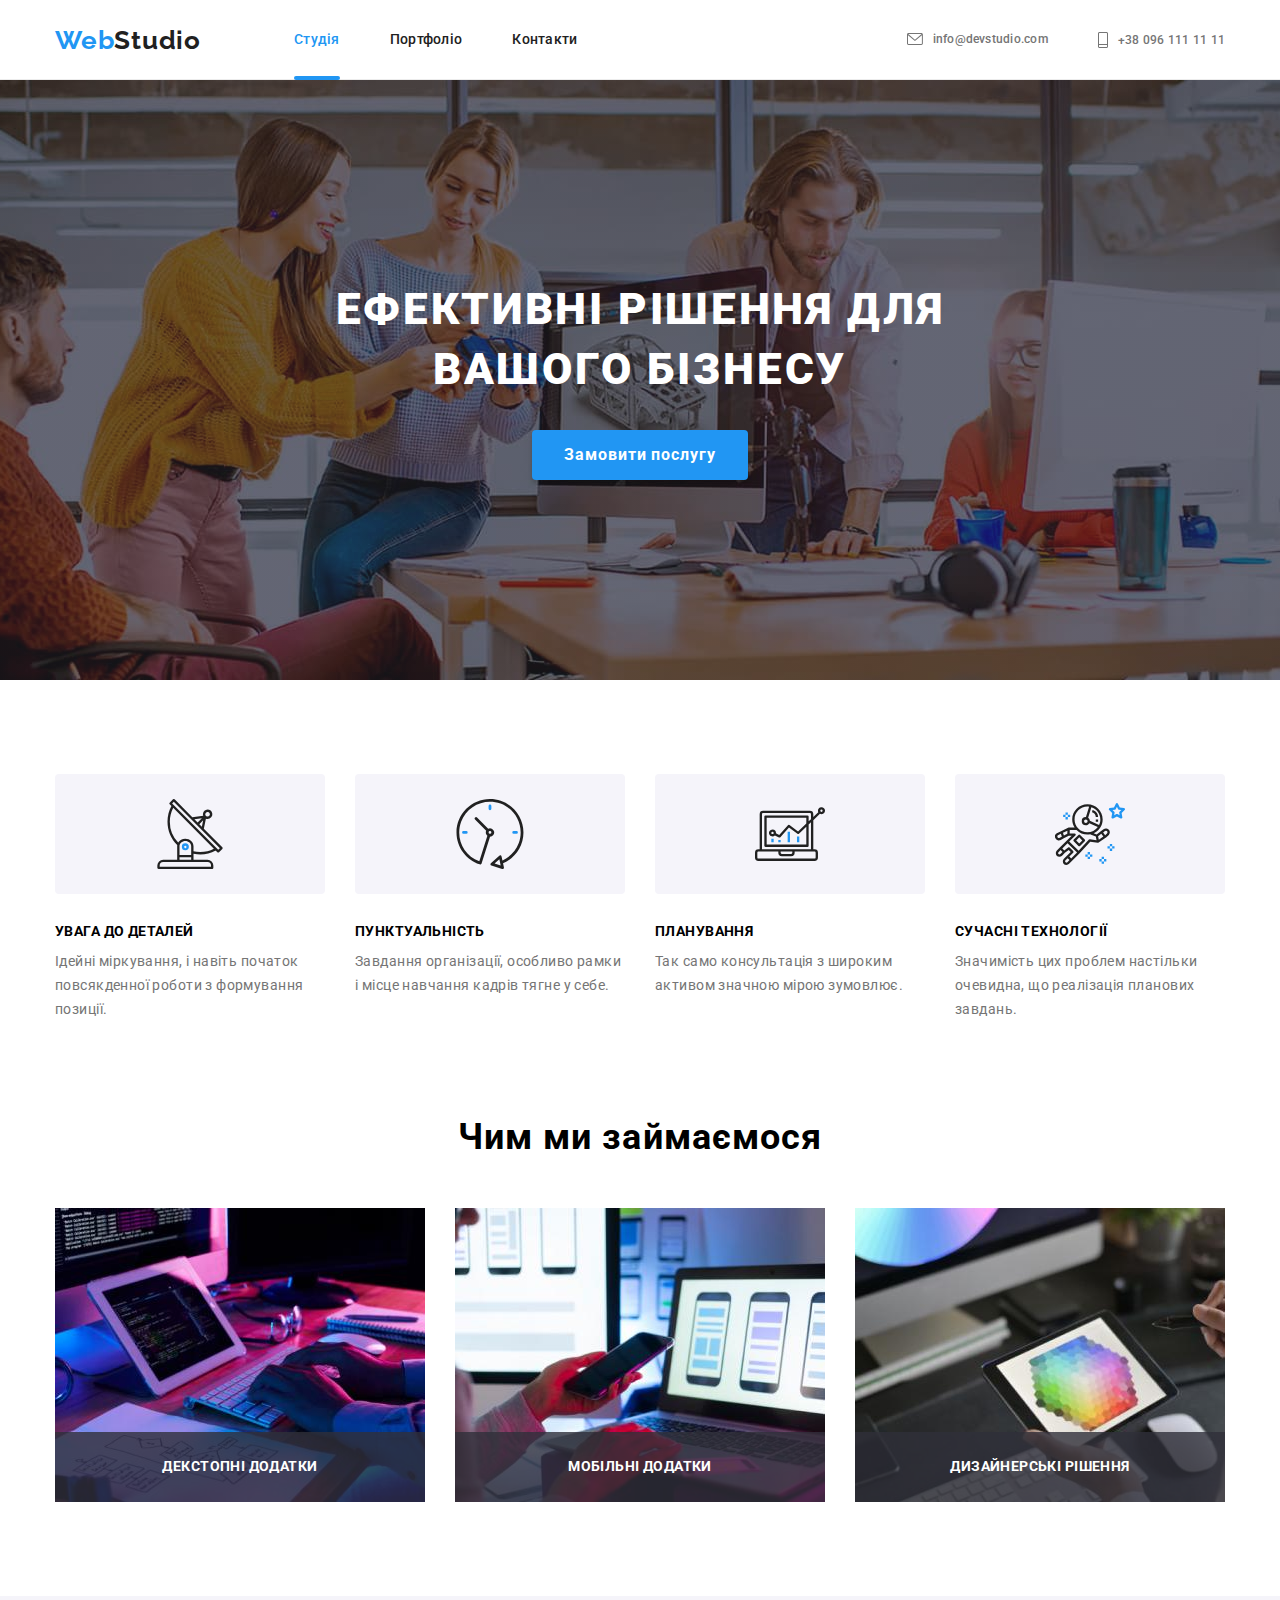
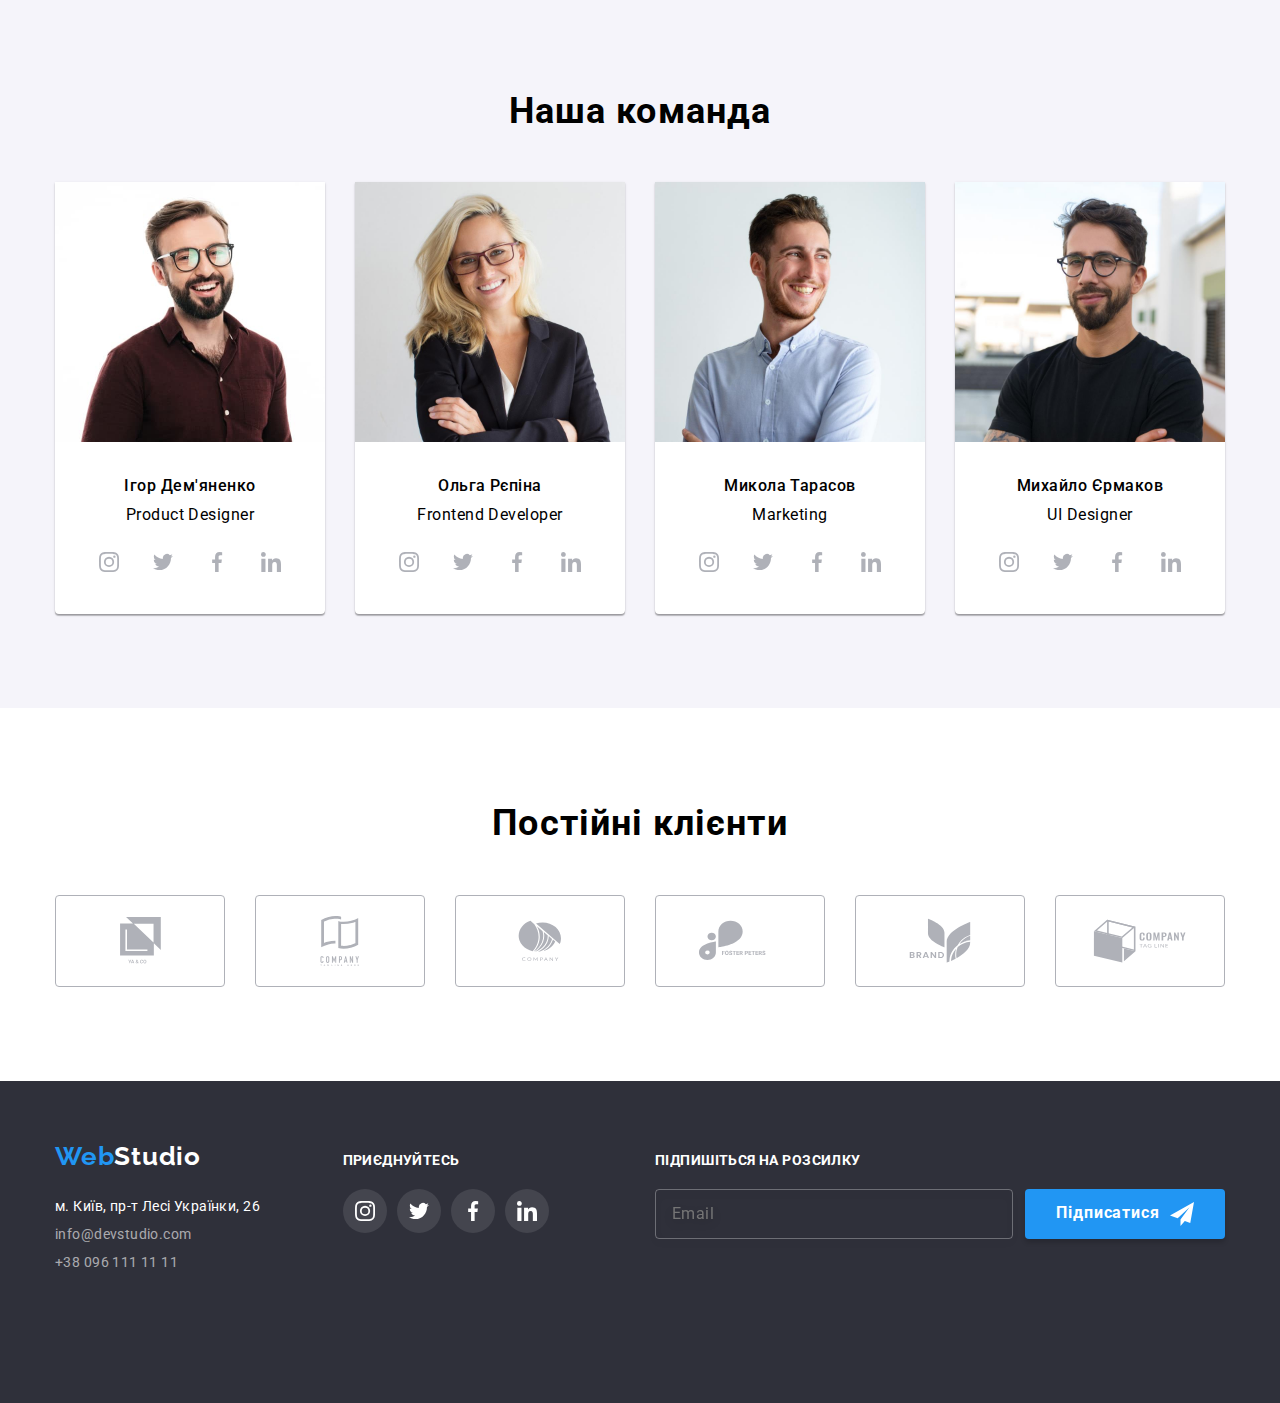
<file: index.html>
<!DOCTYPE html>
<html lang="uk">
  <head>
    <meta charset="UTF-8" />
    <meta http-equiv="X-UA-Compatible" content="IE=edge" />
    <meta name="viewport" content="width=device-width, initial-scale=1.0" />
    <title>Студія</title>
    <link href="https://fonts.googleapis.com/css2?family=Raleway:wght@700&family=Roboto:wght@400;500;700;900&display=swap" rel="stylesheet" />
    <link rel="stylesheet" href="https://cdnjs.cloudflare.com/ajax/libs/modern-normalize/1.1.0/modern-normalize.min.css" />
    <link rel="stylesheet" href="./css/main.min.css" />
  </head>
  <body>
    
    <!-------------------------- Header *** Меню навігації ------------------------->


    <header class="header">
      <div class="header__container">
        <a href="./index.html" class="logo"><span class="logo--accent">Web</span>Studio</a>
        <button type="button" class="menu-toggle js-open-menu" data-menu-button aria-expanded="false">
          <svg class="menu-toggle__icon" width="40" height="40" aria-label="Перемикач мобільного меню">
            <use class="menu-button__open" href="./images/icons.svg#icon-menu"></use>
          </svg>
        </button>
        <nav>
          <ul class="nav">
            <li class="nav__item">
              <a href="./index.html" class="nav__link nav__link--current">Студія</a>
            </li>
            <li class="nav__item">
              <a href="./portfolio.html" class="nav__link">Портфоліо</a>
            </li>
            <li class="nav__item">
              <a href="#" class="nav__link">Контакти</a>
            </li>
          </ul>
        </nav>
        <ul class="contacts-head">
          <li class="contacts-head__item">
            <a href="mailto:info@devstudio.com" class="contacts-head__link">
              <svg class="contacts-head__icon" width="16" height="12">
                <use href="./images/icons.svg#icon-mail"></use>
              </svg>
              info@devstudio.com
            </a>
          </li>
          <li class="contacts-head__item">
            <a href="tel:+380961111111" class="contacts-head__link">
              <svg class="contacts-head__icon" width="10" height="16">
                <use href="./images/icons.svg#icon-tel"></use>
              </svg>
              +38 096 111 11 11
            </a>
          </li>
        </ul>
      </div>

      <!------------------- Мобільне меню ----------------------->

      <div class="menu-container js-menu-container" id="mobile-menu">
        <button class="menu-toggle js-close-menu">
          <svg class="menu-toggle__icon" width="40" height="40" aria-label="Перемикач мобільного меню">
            <use class="menu-button__cross" href="./images/icons.svg#icon-close_menu"></use>
          </svg>
        </button>
        <ul class="mobile-menu">
          <li class="mobile-menu__item">
            <a href="./index.html" class="mobile-menu__link mobile-menu__link--current">Студія</a>
          </li>
          <li class="mobile-menu__item">
            <a href="./portfolio.html" class="mobile-menu__link">Портфоліо</a>
          </li>
          <li class="mobile-menu__item">
            <a href="#" class="mobile-menu__link">Контакти</a>
          </li>
        </ul>
        <ul class="contacts-menu">
          <li class="contacts-menu__item">
            <a href="tel:+380961111111" class="contacts-menu__tel"> +38 096 111 11 11 </a>
          </li>
          <li class="contacts-menu__item">
            <a href="mailto:info@devstudio.com" class="contacts-menu__mail"> info@devstudio.com </a>
          </li>
        </ul>
        <ul class="social-menu">
          <li class="social-menu__item">
            <a href="#" class="social-menu__link">Instagram</a>
          </li>
          <li class="social-menu__item">
            <a href="#" class="social-menu__link">Twitter</a>
          </li>
          <li class="social-menu__item">
            <a href="#" class="social-menu__link">Facebook</a>
          </li>
          <li class="social-menu__item">
            <a href="#" class="social-menu__link">LinkedIn</a>
          </li>
        </ul>
      </div>
    </header>
    <main>
      
      <!---------------------- Ефективні рішення ---------------------->

      <section class="hero">
        <h1 class="hero__title">Ефективні рішення для вашого бізнесу</h1>
        <button type="button" class="hero__button" data-modal-open>Замовити послугу</button>
      </section>

      <!-------------- Benefits-list *** Увага до деталей -------------->

      <section class="benefits">
        <h2 class="visually-hidden">Переваги</h2>
        <ul class="benefits__list">
          <li class="benefits__item">
            <div class="benefits__icons-container">
              <svg class="benefits__icon">
                <use href="./images/icons.svg#icon-antenna"></use>
              </svg>
            </div>
            <h3 class="benefits__title">Увага до деталей</h3>
            <p class="benefits__text">Ідейні міркування, і навіть початок повсякденної роботи з формування позиції.</p>
          </li>
          <li class="benefits__item">
            <div class="benefits__icons-container">
              <svg class="benefits__icon">
                <use href="./images/icons.svg#icon-clock"></use>
              </svg>
            </div>
            <h3 class="benefits__title">Пунктуальність</h3>
            <p class="benefits__text">Завдання організації, особливо рамки і місце навчання кадрів тягне у себе.</p>
          </li>
          <li class="benefits__item">
            <div class="benefits__icons-container">
              <svg class="benefits__icon">
                <use href="./images/icons.svg#icon-diagram"></use>
              </svg>
            </div>
            <h3 class="benefits__title">Планування</h3>
            <p class="benefits__text">Так само консультація з широким активом значною мірою зумовлює.</p>
          </li>
          <li class="benefits__item">
            <div class="benefits__icons-container">
              <svg class="benefits__icon">
                <use href="./images/icons.svg#icon-astronaut"></use>
              </svg>
            </div>
            <h3 class="benefits__title">Сучасні технології</h3>
            <p class="benefits__text">Значимість цих проблем настільки очевидна, що реалізація планових завдань.</p>
          </li>
        </ul>
      </section>

      <!--------------------- Чим ми займаємося --------------------------->

      <section class="services">
        <h2 class="services__title">Чим ми займаємося</h2>
        <ul class="services__list">
          <li class="services__item">
            <img srcset="./images/box1.jpg 1x, ./images/box1@2x.jpg 2x" src="./images/box1.jpg" alt="Веб-сайти" class="services__img" />
            <p class="services__text">Декстопні додатки</p>
          </li>
          <li class="services__item">
            <img srcset="./images/box2.jpg 1x, ./images/box2@2x.jpg 2x" src="./images/box2.jpg" alt="Мобільні додатки" class="services__img" />
            <p class="services__text">Мобільні додатки</p>
          </li>
          <li class="services__item">
            <img srcset="./images/box3.jpg 1x, ./images/box3@2x.jpg 2x" src="./images/box3.jpg" alt="Дизайн" class="services__img" />
            <p class="services__text">Дизайнерські рішення</p>
          </li>
        </ul>
      </section>

      <!---------------------- Наша команда ------------------------------->


      <section class="team">
        <h2 class="team__title">Наша команда</h2>
        <ul class="team__list">
          <li class="team__item">
            <picture>
              <source srcset="./images/demyanenko.jpg 1x, ./images/demyanenko@2x.jpg 2x" media="(min-width: 1200px)" />

              <source srcset="./images/demyanenko-tablet.jpg 1x, ./images/demyanenko-tablet@2x.jpg 2x" media="(min-width: 768px)" />

              <img srcset="./images/demyanenko-mobile.jpg 1x, ./images/demyanenko-mobile@2x.jpg 2x" src="./images/demyanenko-mobile.jpg" alt="Ігор Демяненко" class="team__img" />
            </picture>

            <h3 class="team__name">Ігор Дем'яненко</h3>
            <p lang="en" class="team__direct">Product Designer</p>

            <ul class="icons">
              <li class="icons__list">
                <a href="#" class="icons__link">
                  <svg class="icons__svg">
                    <use href="./images/icons.svg#icon-instagram"></use>
                  </svg>
                </a>
              </li>
              <li class="icons__list">
                <a href="#" class="icons__link">
                  <svg class="icons__svg">
                    <use href="./images/icons.svg#icon-twitter"></use>
                  </svg>
                </a>
              </li>
              <li class="icons__list">
                <a href="#" class="icons__link">
                  <svg class="icons__svg">
                    <use href="./images/icons.svg#icon-facebook"></use>
                  </svg>
                </a>
              </li>
              <li class="icons__list">
                <a href="#" class="icons__link">
                  <svg class="icons__svg">
                    <use href="./images/icons.svg#icon-linkedin"></use>
                  </svg>
                </a>
              </li>
            </ul>
          </li>
          <li class="team__item">
            <picture>
              <source srcset="./images/repina.jpg 1x, ./images/repina@2x.jpg 2x" media="(min-width: 1200px)" />
              <source srcset="./images/repina-tablet.jpg 1x, ./images/repina-tablet@2x.jpg 2x" media="(min-width: 768px)" />
              <img srcset="./images/repina-mobile.jpg 1x, ./images/repina-mobile@2x.jpg 2x" src="./images/repina-mobile.jpg" alt="Ольга Репіна" class="team__img" />
            </picture>
            <h3 class="team__name">Ольга Рєпіна</h3>
            <p lang="en" class="team__direct">Frontend Developer</p>
            <ul class="icons">
              <li class="icons__list">
                <a href="" class="icons__link">
                  <svg class="icons__svg">
                    <use href="./images/icons.svg#icon-instagram"></use>
                  </svg>
                </a>
              </li>
              <li class="icons__list">
                <a href="#" class="icons__link">
                  <svg class="icons__svg">
                    <use href="./images/icons.svg#icon-twitter"></use>
                  </svg>
                </a>
              </li>
              <li class="icons__list">
                <a href="#" class="icons__link">
                  <svg class="icons__svg">
                    <use href="./images/icons.svg#icon-facebook"></use>
                  </svg>
                </a>
              </li>
              <li class="icons__list">
                <a href="#" class="icons__link">
                  <svg class="icons__svg">
                    <use href="./images/icons.svg#icon-linkedin"></use>
                  </svg>
                </a>
              </li>
            </ul>
          </li>
          <li class="team__item">
            <picture>
              <source srcset="./images/tarasov.jpg 1x, ./images/tarasov@2x.jpg 2x" media="(min-width: 1200px)" />
              <source srcset="./images/tarasov-tablet.jpg 1x, ./images/tarasov-tablet@2x.jpg 2x" media="(min-width: 768px)" />
              <img srcset="./images/tarasov-mobile.jpg 1x, ./images/tarasov-mobile@2x.jpg 2x" src="./images/tarasov-mobile.jpg" alt="Микола Тарасов" class="team__img" />
            </picture>
            <h3 class="team__name">Микола Тарасов</h3>
            <p lang="en" class="team__direct">Marketing</p>
            <ul class="icons">
              <li class="icons__list">
                <a href="#" class="icons__link">
                  <svg class="icons__svg">
                    <use href="./images/icons.svg#icon-instagram"></use>
                  </svg>
                </a>
              </li>
              <li class="icons__list">
                <a href="#" class="icons__link">
                  <svg class="icons__svg">
                    <use href="./images/icons.svg#icon-twitter"></use>
                  </svg>
                </a>
              </li>
              <li class="icons__list">
                <a href="#" class="icons__link">
                  <svg class="icons__svg">
                    <use href="./images/icons.svg#icon-facebook"></use>
                  </svg>
                </a>
              </li>
              <li class="icons__list">
                <a href="#" class="icons__link">
                  <svg class="icons__svg">
                    <use href="./images/icons.svg#icon-linkedin"></use>
                  </svg>
                </a>
              </li>
            </ul>
          </li>
          <li class="team__item">
            <picture>
              <source srcset="./images/yermakov.jpg 1x, ./images/yermakov@2x.jpg 2x" media="(min-width: 1200px)" />
              <source srcset="./images/yermakov-tablet.jpg 1x, ./images/yermakov-tablet@2x.jpg 2x" media="(min-width: 768px)" />
              <img srcset="./images/yermakov-mobile.jpg 1x, ./images/yermakov-mobile@2x.jpg 2x" src="./images/yermakov-mobile.jpg" alt="Михайло Єрмаков" class="team__img" />
            </picture>
            <h3 class="team__name">Михайло Єрмаков</h3>
            <p lang="en" class="team__direct">UI Designer</p>
            <ul class="icons">
              <li class="icons__list">
                <a href="#" class="icons__link">
                  <svg class="icons__svg">
                    <use href="./images/icons.svg#icon-instagram"></use>
                  </svg>
                </a>
              </li>
              <li class="icons__list">
                <a href="#" class="icons__link">
                  <svg class="icons__svg">
                    <use href="./images/icons.svg#icon-twitter"></use>
                  </svg>
                </a>
              </li>
              <li class="icons__list">
                <a href="#" class="icons__link">
                  <svg class="icons__svg">
                    <use href="./images/icons.svg#icon-facebook"></use>
                  </svg>
                </a>
              </li>
              <li class="icons__list">
                <a href="#" class="icons__link">
                  <svg class="icons__svg">
                    <use href="./images/icons.svg#icon-linkedin"></use>
                  </svg>
                </a>
              </li>
            </ul>
          </li>
        </ul>
      </section>

      <!----------------------- Постійні клієнти ------------------------------>

      <section class="clients">
        <h2 class="clients__title">Постійні клієнти</h2>
        <ul class="clients__list">
          <li class="clients__item">
            <a href="#" class="clients__link">
              <svg class="clients__icon" width="41" height="46.7">
                <use href="./images/icons.svg#icon-client1"></use>
              </svg>
            </a>
          </li>
          <li class="clients__item">
            <a href="#" class="clients__link">
              <svg class="clients__icon" width="40" height="50">
                <use href="./images/icons.svg#icon-client2"></use>
              </svg>
            </a>
          </li>
          <li class="clients__item">
            <a href="#" class="clients__link">
              <svg class="clients__icon" width="43.46" height="41.18">
                <use href="./images/icons.svg#icon-client3"></use>
              </svg>
            </a>
          </li>
          <li class="clients__item">
            <a href="#" class="clients__link">
              <svg class="clients__icon" width="84.44" height="40.62">
                <use href="./images/icons.svg#icon-client4"></use>
              </svg>
            </a>
          </li>
          <li class="clients__item">
            <a href="#" class="clients__link">
              <svg class="clients__icon" width="62.54" height="45.43">
                <use href="./images/icons.svg#icon-client5"></use>
              </svg>
            </a>
          </li>
          <li class="clients__item">
            <a href="#" class="clients__link">
              <svg class="clients__icon" width="93.79" height="43.93">
                <use href="./images/icons.svg#icon-client6"></use>
              </svg>
            </a>
          </li>
        </ul>
      </section>
    </main>

    <!----------------------- Футер-Контакти ----------------------------->

    <footer class="page-footer">
      <div class="page-footer__container">
        <!-- Контакти -->
        <div class="address">
          <a href="./index.html" class="logo logo--footer"> <span class="logo--accent">Web</span>Studio</a>
          <address>
            <ul class="address__list">
              <li>
                <a href="https://goo.gl/maps/XMncbi9ji453G5f37" target="_blank" rel="noopener noreferrer" class="address__link"> м. Київ, пр-т Лесі Українки, 26 </a>
              </li>
              <li>
                <a href="mailto:info@devstudio.com" class="address__item">info@devstudio.com</a>
              </li>
              <li>
                <a href="tel:+380961111111" class="address__item">+38 096 111 11 11</a>
              </li>
            </ul>
          </address>
        </div>

        <!-- Приєднуйтесь -->

        <div class="join">
          <p class="join__text">Приєднуйтесь</p>
          <ul class="icons">
            <li class="icons__list">
              <a href="#" class="icons__link">
                <svg class="icons__svg">
                  <use href="./images/icons.svg#icon-instagram"></use>
                </svg>
              </a>
            </li>
            <li class="icons__list">
              <a href="#" class="icons__link">
                <svg class="icons__svg">
                  <use href="./images/icons.svg#icon-twitter"></use>
                </svg>
              </a>
            </li>
            <li class="icons__list">
              <a href="#" class="icons__link">
                <svg class="icons__svg">
                  <use href="./images/icons.svg#icon-facebook"></use>
                </svg>
              </a>
            </li>
            <li class="icons__list">
              <a href="#" class="icons__link">
                <svg class="icons__svg">
                  <use href="./images/icons.svg#icon-linkedin"></use>
                </svg>
              </a>
            </li>
          </ul>
        </div>

        <!-- Підпишіться на розсилку -->

        <div class="subscription">
          <p class="subscription__text">Підпишіться на розсилку</p>
          <form class="subscription__form">
            <input class="subscription__input" name="user-email" type="email" placeholder="Email" />
            <button class="subscription__button" type="submit">
              Підписатися
              <svg class="subscription__icon">
                <use href="./images/icons.svg#icon-send"></use>
              </svg>
            </button>
          </form>
        </div>
      </div>
    </footer>

    <!-------------------------- Модальне вікно -->

    <div class="backdrop backdrop--hidden" data-modal>
      <div class="modal">
        <button class="close" aria-label="Кнопка закриття модального вікна" data-modal-close>
          <svg class="close__icon">
            <use href="./images/icons.svg#icon-close"></use>
          </svg>
        </button>

        <form class="form">
          <b class="form__title">Залиште свої дані, ми вам передзвонимо</b>
          <div class="form__field">
            <label for="name" class="form__label">Ім'я</label>
            <input class="form__input" type="text" name="user-name" id="name" />
            <svg class="form__icon">
              <use href="./images/icons.svg#icon-person"></use>
            </svg>
          </div>
          <div class="form__field">
            <label for="tel" class="form__label">Телефон</label>
            <input class="form__input" type="tel" name="user-tel" id="tel" autocomplete="off" />
            <svg class="form__icon">
              <use href="./images/icons.svg#icon-phone"></use>
            </svg>
          </div>
          <div class="form__field">
            <label for="email" class="form__label">Пошта</label>
            <input class="form__input" type="email" name="user-email" id="email" />
            <svg class="form__icon">
              <use href="./images/icons.svg#icon-email"></use>
            </svg>
          </div>
          <div class="form__comment">
            <label for="comment" class="form__label">Коментар</label>
            <textarea class="form__textarea" name="comment" id="comment" rows="10" placeholder="Введіть текст"></textarea>
          </div>
          <div class="checkbox">
            <label for="checkbox" class="checkbox__label">
              <input type="checkbox" name="conditions" class="checkbox__input" id="checkbox" />
              <svg tabindex="0" class="checkbox__icon">
                <use href="./images/icons.svg#icon-check"></use>
              </svg>
              Погоджуюся з розсилкою та приймаю
              <a href="" class="checkbox__link">Умови договору</a>
            </label>
          </div>
          <button type="submit" class="form__button">Відправити</button>
        </form>
      </div>
    </div>
    <script src="./js/modal.js"></script>
    <script src="./js/mobile-menu.js"></script>
  </body>
</html>
</file>
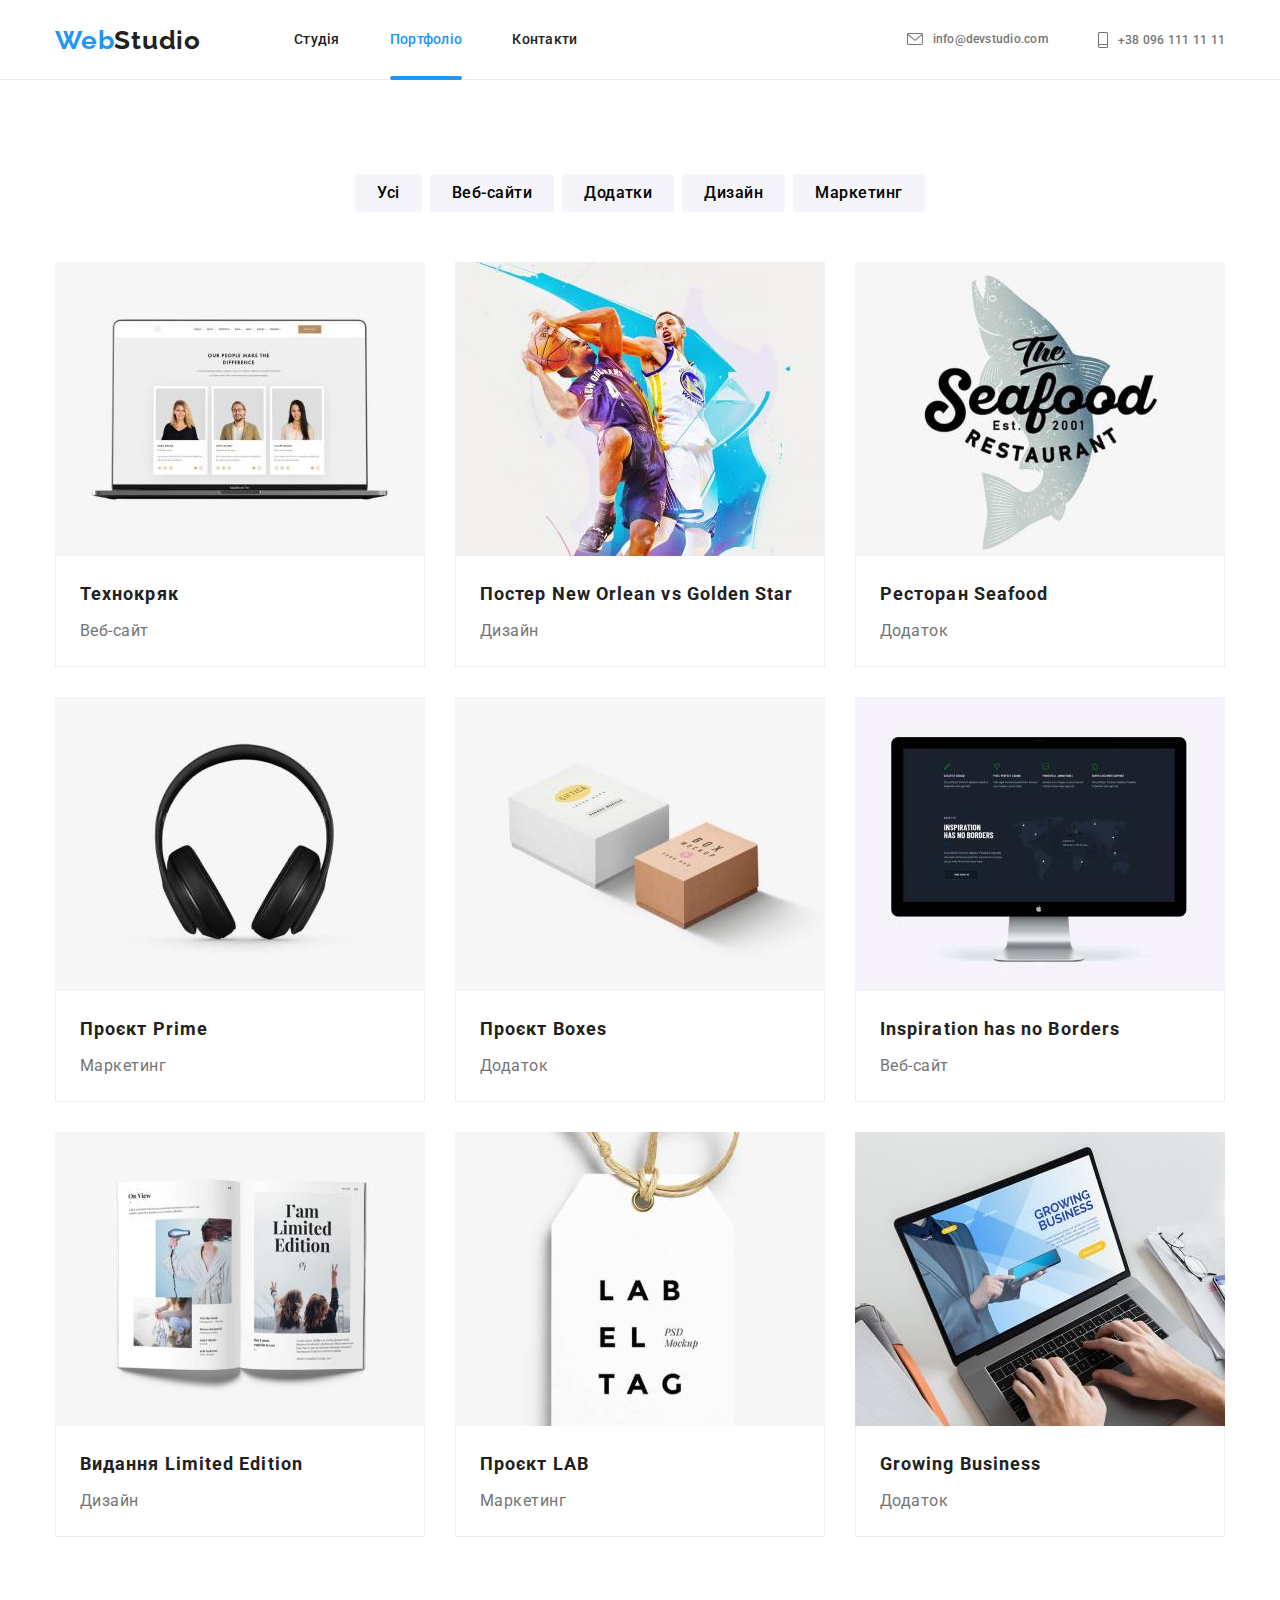
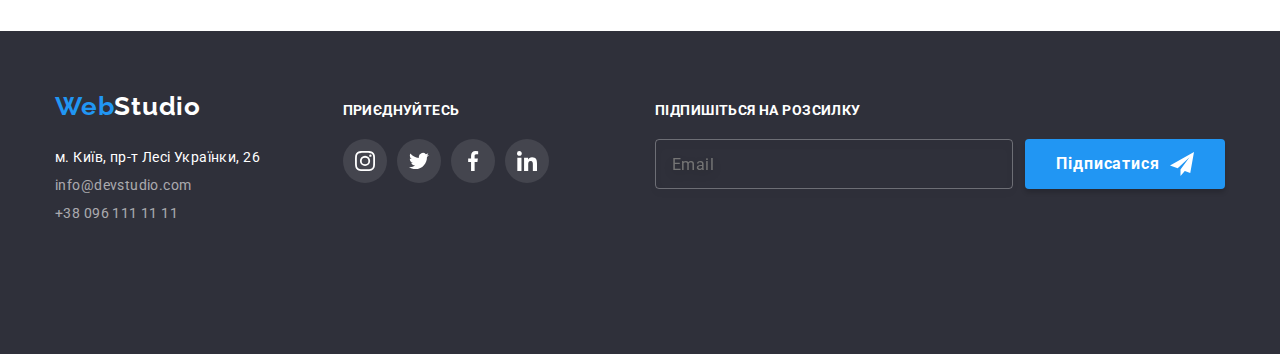
<file: portfolio.html>
<!DOCTYPE html>
<html lang="uk">
  <head>
    <meta charset="UTF-8" />
    <meta http-equiv="X-UA-Compatible" content="IE=edge" />
    <meta name="viewport" content="width=device-width, initial-scale=1.0" />
    <title>Студія</title>
    <link
      href="https://fonts.googleapis.com/css2?family=Raleway:wght@700&family=Roboto:wght@400;500;700;900&display=swap"
      rel="stylesheet"
    />
    <link
      rel="stylesheet"
      href="https://cdnjs.cloudflare.com/ajax/libs/modern-normalize/1.1.0/modern-normalize.min.css"
    />
    <link rel="stylesheet" href="./css/main.min.css" />
  </head>
  <body>

    <!-------------------------- Header *** Меню навігації ------------------------->

    <header class="header">
      <div class="header__container">
        <a href="./index.html" class="logo"
          ><span class="logo--accent">Web</span>Studio</a
        >
        <button
          type="button"
          class="menu-toggle js-open-menu"
          data-menu-button
          aria-expanded="false"
        >
          <!-- class="menu-button is-open" -->

          <svg
            class="menu-toggle__icon"
            width="40"
            height="40"
            aria-label="Перемикач мобільного меню"
          >
            <use
              class="menu-button__open"
              href="./images/icons.svg#icon-menu"
            ></use>
          </svg>
        </button>
        <nav>
          <ul class="nav">
            <li class="nav__item">
              <a href="./index.html" class="nav__link">Студія</a>
            </li>
            <li class="nav__item">
              <a href="./portfolio.html" class="nav__link nav__link--current"
                >Портфоліо</a
              >
            </li>
            <li class="nav__item">
              <a href="#" class="nav__link">Контакти</a>
            </li>
          </ul>
        </nav>
        <ul class="contacts-head">
          <li class="contacts-head__item">
            <a href="mailto:info@devstudio.com" class="contacts-head__link">
              <svg class="contacts-head__icon" width="16" height="12">
                <use href="./images/icons.svg#icon-mail"></use>
              </svg>
              info@devstudio.com
            </a>
          </li>
          <li class="contacts-head__item">
            <a href="tel:+380961111111" class="contacts-head__link">
              <svg class="contacts-head__icon" width="10" height="16">
                <use href="./images/icons.svg#icon-tel"></use>
              </svg>
              +38 096 111 11 11
            </a>
          </li>
        </ul>
      </div>

      <!---------------------------------- Мобільне меню --------------------------------->

      <div class="menu-container js-menu-container" id="mobile-menu">
        <button class="menu-toggle js-close-menu">
          <svg
            class="menu-toggle__icon"
            width="40"
            height="40"
            aria-label="Перемикач мобільного меню"
          >
            <use
              class="menu-button__cross"
              href="./images/icons.svg#icon-close_menu"
            ></use>
          </svg>
        </button>
        <ul class="mobile-menu">
          <li class="mobile-menu__item">
            <a href="./index.html" class="mobile-menu__link">Студія</a>
          </li>
          <li class="mobile-menu__item">
            <a
              href="./portfolio.html"
              class="mobile-menu__link mobile-menu__link--current"
              >Портфоліо</a
            >
          </li>
          <li class="mobile-menu__item">
            <a href="#" class="mobile-menu__link">Контакти</a>
          </li>
        </ul>
        <ul class="contacts-menu">
          <li class="contacts-menu__item">
            <a href="tel:+380961111111" class="contacts-menu__tel">
              +38 096 111 11 11
            </a>
          </li>
          <li class="contacts-menu__item">
            <a href="mailto:info@devstudio.com" class="contacts-menu__mail">
              info@devstudio.com
            </a>
          </li>
        </ul>
        <ul class="social-menu">
          <li class="social-menu__item">
            <a href="#" class="social-menu__link">Instagram</a>
          </li>
          <li class="social-menu__item">
            <a href="#" class="social-menu__link">Twitter</a>
          </li>
          <li class="social-menu__item">
            <a href="#" class="social-menu__link">Facebook</a>
          </li>
          <li class="social-menu__item">
            <a href="#" class="social-menu__link">LinkedIn</a>
          </li>
        </ul>
      </div>
    </header>
    <main>
      <section class="projects-section">
        <div class="filter">
          <h1 class="visually-hidden">Наші проєкти</h1>
          <ul class="filter__list">
            <li class="filter__item">
              <button type="button" class="filter__button">Усі</button>
            </li>
            <li class="filter__item">
              <button type="button" class="filter__button">Веб-сайти</button>
            </li>
            <li class="filter__item">
              <button type="button" class="filter__button">Додатки</button>
            </li>
            <li class="filter__item">
              <button type="button" class="filter__button">Дизайн</button>
            </li>
            <li class="filter__item">
              <button type="button" class="filter__button">Маркетинг</button>
            </li>
          </ul>
        </div>
        <div class="projects">
          <ul class="projects__list">
            <li class="projects__item">
              <a href="#" class="projects__link">
                <div class="projects__thumb">
                  <picture>
                    <source
                      srcset="
                        ./images/technokryak.jpg    1x,
                        ./images/technokryak@2x.jpg 2x
                      "
                      media="(min-width: 1200px)"
                    />
                    <source
                      srcset="
                        ./images/technokryak-tablet.jpg    1x,
                        ./images/technokryak-tablet@2x.jpg 2x
                      "
                      media="(min-width: 768px)"
                    />
                    <img
                      srcset="
                        ./images/technokryak-mobile.jpg    1x,
                        ./images/technokryak-mobile@2x.jpg 2x
                      "
                      src="./images/technokryak-mobile.jpg"
                      alt="Технокряк"
                      class="projects__img"
                    />
                  </picture>
                  <p class="projects__overlay">
                    Ресурс пропонує комплексні пропозиції з різним рівнем
                    функціоналу та сервісів. Все це дозволить відвідувачу
                    отримати вичерпні відомості про компанію чи приватну особу.
                  </p>
                </div>
                <div class="projects__border">
                  <h2 class="projects__title">Технокряк</h2>
                  <p class="projects__text">Веб-сайт</p>
                </div>
              </a>
            </li>
            <li class="projects__item">
              <a href="#" class="projects__link">
                <div class="projects__thumb">
                  <picture>
                    <source
                      srcset="
                        ./images/new-orlean.jpg    1x,
                        ./images/new-orlean@2x.jpg 2x
                      "
                      media="(min-width: 1200px)"
                    />

                    <source
                      srcset="
                        ./images/new-orlean-tablet.jpg    1x,
                        ./images/new-orlean-tablet@2x.jpg 2x
                      "
                      media="(min-width: 768px)"
                    />

                    <img
                      srcset="
                        ./images/new-orlean-mobile.jpg    1x,
                        ./images/new-orlean-mobile@2x.jpg 2x
                      "
                      src="./images/new-orlean-mobile.jpg"
                      alt="New Orlean vs Golden Star"
                      class="projects__img"
                    />
                  </picture>
                  <p class="projects__overlay">
                    Ресурс пропонує комплексні пропозиції з різним рівнем
                    функціоналу та сервісів. Все це дозволить відвідувачу
                    отримати вичерпні відомості про компанію чи приватну особу.
                  </p>
                </div>
                <div class="projects__border">
                  <h2 class="projects__title">
                    Постер New Orlean vs Golden Star
                  </h2>
                  <p class="projects__text">Дизайн</p>
                </div>
              </a>
            </li>
            <li class="projects__item">
              <a href="#" class="projects__link">
                <div class="projects__thumb">
                  <picture>
                    <source
                      srcset="
                        ./images/seafood.jpg    1x,
                        ./images/seafood@2x.jpg 2x
                      "
                      media="(min-width: 1200px)"
                    />

                    <source
                      srcset="
                        ./images/seafood-tablet.jpg    1x,
                        ./images/seafood-tablet@2x.jpg 2x
                      "
                      media="(min-width: 768px)"
                    />

                    <img
                      srcset="
                        ./images/seafood-mobile.jpg    1x,
                        ./images/seafood-mobile@2x.jpg 2x
                      "
                      src="./images/seafood-mobile.jpg"
                      alt="Ресторан Seafood"
                      class="projects__img"
                    />
                  </picture>
                  <p class="projects__overlay">
                    Ресурс пропонує комплексні пропозиції з різним рівнем
                    функціоналу та сервісів. Все це дозволить відвідувачу
                    отримати вичерпні відомості про компанію чи приватну особу.
                  </p>
                </div>
                <div class="projects__border">
                  <h2 class="projects__title">Ресторан Seafood</h2>
                  <p class="projects__text">Додаток</p>
                </div>
              </a>
            </li>
            <li class="projects__item">
              <a href="#" class="projects__link">
                <div class="projects__thumb">
                  <picture>
                    <source
                      srcset="./images/prime.jpg 1x, ./images/prime@2x.jpg 2x"
                      media="(min-width: 1200px)"
                    />
                    <source
                      srcset="
                        ./images/prime-tablet.jpg    1x,
                        ./images/prime-tablet@2x.jpg 2x
                      "
                      media="(min-width: 768px)"
                    />
                    <img
                      srcset="
                        ./images/prime-mobile.jpg    1x,
                        ./images/prime-mobile@2x.jpg 2x
                      "
                      src="./images/prime-mobile.jpg"
                      alt="Проєкт Prime"
                      class="projects__img"
                    />
                  </picture>
                  <p class="projects__overlay">
                    Ресурс пропонує комплексні пропозиції з різним рівнем
                    функціоналу та сервісів. Все це дозволить відвідувачу
                    отримати вичерпні відомості про компанію чи приватну особу.
                  </p>
                </div>
                <div class="projects__border">
                  <h2 class="projects__title">Проєкт Prime</h2>
                  <p class="projects__text">Маркетинг</p>
                </div>
              </a>
            </li>
            <li class="projects__item">
              <a href="#" class="projects__link">
                <div class="projects__thumb">
                  <picture>
                    <source
                      srcset="./images/boxes.jpg 1x, ./images/boxes@2x.jpg 2x"
                      media="(min-width: 1200px)"
                    />

                    <source
                      srcset="
                        ./images/boxes-tablet.jpg    1x,
                        ./images/boxes-tablet@2x.jpg 2x
                      "
                      media="(min-width: 768px)"
                    />

                    <img
                      srcset="
                        ./images/boxes-mobile.jpg    1x,
                        ./images/boxes-mobile@2x.jpg 2x
                      "
                      src="./images/boxes-mobile.jpg"
                      alt="Проєкт Boxes"
                      class="projects__img"
                    />
                  </picture>
                  <p class="projects__overlay">
                    Ресурс пропонує комплексні пропозиції з різним рівнем
                    функціоналу та сервісів. Все це дозволить відвідувачу
                    отримати вичерпні відомості про компанію чи приватну особу.
                  </p>
                </div>
                <div class="projects__border">
                  <h2 class="projects__title">Проєкт Boxes</h2>
                  <p class="projects__text">Додаток</p>
                </div>
              </a>
            </li>
            <li class="projects__item">
              <a href="#" class="projects__link">
                <div class="projects__thumb">
                  <picture>
                    <source
                      srcset="
                        ./images/inspiration.jpg    1x,
                        ./images/inspiration@2x.jpg 2x
                      "
                      media="(min-width: 1200px)"
                    />

                    <source
                      srcset="
                        ./images/inspiration-tablet.jpg    1x,
                        ./images/inspiration-tablet@2x.jpg 2x
                      "
                      media="(min-width: 768px)"
                    />

                    <img
                      srcset="
                        ./images/inspiration-mobile.jpg    1x,
                        ./images/inspiration-mobile@2x.jpg 2x
                      "
                      src="./images/inspiration-mobile.jpg"
                      alt="Inspiration has no Borders"
                      class="projects__img"
                    />
                  </picture>
                  <p class="projects__overlay">
                    Ресурс пропонує комплексні пропозиції з різним рівнем
                    функціоналу та сервісів. Все це дозволить відвідувачу
                    отримати вичерпні відомості про компанію чи приватну особу.
                  </p>
                </div>
                <div class="projects__border">
                  <h2 class="projects__title">Inspiration has no Borders</h2>
                  <p class="projects__text">Веб-сайт</p>
                </div>
              </a>
            </li>
            <li class="projects__item">
              <a href="#" class="projects__link">
                <div class="projects__thumb">
                  <picture>
                    <source
                      srcset="
                        ./images/limited-edition.jpg    1x,
                        ./images/limited-edition@2x.jpg 2x
                      "
                      media="(min-width: 1200px)"
                    />

                    <source
                      srcset="
                        ./images/limited-edition-tablet.jpg    1x,
                        ./images/limited-edition-tablet@2x.jpg 2x
                      "
                      media="(min-width: 768px)"
                    />

                    <img
                      srcset="
                        ./images/limited-edition-mobile.jpg    1x,
                        ./images/limited-edition-mobile@2x.jpg 2x
                      "
                      src="./images/limited-edition-mobile.jpg"
                      alt="Видання Limited Edition"
                      class="projects__img"
                    />
                  </picture>
                  <p class="projects__overlay">
                    Ресурс пропонує комплексні пропозиції з різним рівнем
                    функціоналу та сервісів. Все це дозволить відвідувачу
                    отримати вичерпні відомості про компанію чи приватну особу.
                  </p>
                </div>
                <div class="projects__border">
                  <h2 class="projects__title">Видання Limited Edition</h2>
                  <p class="projects__text">Дизайн</p>
                </div>
              </a>
            </li>
            <li class="projects__item">
              <a href="#" class="projects__link">
                <div class="projects__thumb">
                  <picture>
                    <source
                      srcset="./images/lab.jpg 1x, ./images/lab@2x.jpg 2x"
                      media="(min-width: 1200px)"
                    />
                    <source
                      srcset="
                        ./images/lab-tablet.jpg    1x,
                        ./images/lab-tablet@2x.jpg 2x
                      "
                      media="(min-width: 768px)"
                    />
                    <img
                      srcset="
                        ./images/lab-mobile.jpg    1x,
                        ./images/lab-mobile@2x.jpg 2x
                      "
                      src="./images/lab-mobile.jpg"
                      alt="Проєкт LAB"
                      class="projects__img"
                    />
                  </picture>
                  <p class="projects__overlay">
                    Ресурс пропонує комплексні пропозиції з різним рівнем
                    функціоналу та сервісів. Все це дозволить відвідувачу
                    отримати вичерпні відомості про компанію чи приватну особу.
                  </p>
                </div>
                <div class="projects__border">
                  <h2 class="projects__title">Проєкт LAB</h2>
                  <p class="projects__text">Маркетинг</p>
                </div>
              </a>
            </li>
            <li class="projects__item">
              <a href="#" class="projects__link">
                <div class="projects__thumb">
                  <picture>
                    <source
                      srcset="
                        ./images/growing-business.jpg    1x,
                        ./images/growing-business@2x.jpg 2x
                      "
                      media="(min-width: 1200px)"
                    />

                    <source
                      srcset="
                        ./images/growing-business-tablet.jpg    1x,
                        ./images/growing-business-tablet@2x.jpg 2x
                      "
                      media="(min-width: 768px)"
                    />

                    <img
                      srcset="
                        ./images/growing-business-mobile.jpg    1x,
                        ./images/growing-business-mobile@2x.jpg 2x
                      "
                      alt="Growing Business"
                      class="projects__img"
                    />
                  </picture>
                  <p class="projects__overlay">
                    Ресурс пропонує комплексні пропозиції з різним рівнем
                    функціоналу та сервісів. Все це дозволить відвідувачу
                    отримати вичерпні відомості про компанію чи приватну особу.
                  </p>
                </div>
                <div class="projects__border">
                  <h2 class="projects__title">Growing Business</h2>
                  <p class="projects__text">Додаток</p>
                </div>
              </a>
            </li>
          </ul>
        </div>
      </section>
    </main>

    <!----------------------- Футер-Контакти ----------------------------->

    <footer class="page-footer">
      <div class="page-footer__container">

        <!-- Контактні дані -->

        <div class="address">
          <a href="./index.html" class="logo logo--footer">
            <span class="logo--accent">Web</span>Studio</a
          >
          <address>
            <ul class="address__list">
              <li>
                <a
                  href="https://goo.gl/maps/XMncbi9ji453G5f37"
                  target="_blank"
                  rel="noopener noreferrer"
                  class="address__link"
                >
                  м. Київ, пр-т Лесі Українки, 26
                </a>
              </li>
              <li>
                <a href="mailto:info@devstudio.com" class="address__item"
                  >info@devstudio.com</a
                >
              </li>
              <li>
                <a href="tel:+380961111111" class="address__item"
                  >+38 096 111 11 11</a
                >
              </li>
            </ul>
          </address>
        </div>

        <!------------------------ Приєднуйтесь ------------------------->

        <div class="join">
          <p class="join__text">Приєднуйтесь</p>
          <ul class="icons">
            <li class="icons__list">
              <a href="#" class="icons__link">
                <svg class="icons__svg">
                  <use href="./images/icons.svg#icon-instagram"></use>
                </svg>
              </a>
            </li>
            <li class="icons__list">
              <a href="#" class="icons__link">
                <svg class="icons__svg">
                  <use href="./images/icons.svg#icon-twitter"></use>
                </svg>
              </a>
            </li>
            <li class="icons__list">
              <a href="#" class="icons__link">
                <svg class="icons__svg">
                  <use href="./images/icons.svg#icon-facebook"></use>
                </svg>
              </a>
            </li>
            <li class="icons__list">
              <a href="#" class="icons__link">
                <svg class="icons__svg">
                  <use href="./images/icons.svg#icon-linkedin"></use>
                </svg>
              </a>
            </li>
          </ul>
        </div>

        <!-- Підпишіться на розсилку -->
        
        <div class="subscription">
          <p class="subscription__text">Підпишіться на розсилку</p>
          <form class="subscription__form">
            <input
              class="subscription__input"
              name="user-email"
              type="email"
              placeholder="Email"
            />
            <button class="subscription__button" type="submit">
              Підписатися
              <svg class="subscription__icon">
                <use href="./images/icons.svg#icon-send"></use>
              </svg>
            </button>
          </form>
        </div>
      </div>
    </footer>
    <script src="./js/mobile-menu.js"></script>
  </body>
</html>
</file>
<file: css/main.min.css>
.projects,.filter,.page-footer__container,.clients__list,.team__list,.services__list,.benefits__list,.header__container{padding-left:15px;padding-right:15px;margin:0 auto}@media screen and (min-width: 480px){.projects,.filter,.page-footer__container,.clients__list,.team__list,.services__list,.benefits__list,.header__container{max-width:480px}}@media screen and (min-width: 768px){.projects,.filter,.page-footer__container,.clients__list,.team__list,.services__list,.benefits__list,.header__container{max-width:768px}}@media screen and (min-width: 1200px){.projects,.filter,.page-footer__container,.clients__list,.team__list,.services__list,.benefits__list,.header__container{display:flex;max-width:1200px;align-items:center;justify-content:center}}.clients__list,.team__list,.services__list,.benefits__list,.contacts-head,.nav,.contacts-menu{list-style:none}@media screen and (min-width: 768px){.clients__list,.team__list,.services__list,.benefits__list,.contacts-head,.nav,.contacts-menu{display:flex;margin-top:0;margin-bottom:0}}.projects-section,.clients,.team,.services,.benefits{padding-top:60px;padding-bottom:60px}@media screen and (min-width: 1200px){.projects-section,.clients,.team,.services,.benefits{padding-top:94px;padding-bottom:94px}}.clients__title,.team__title,.services__title{font-size:28px;line-height:1.18;text-align:center;letter-spacing:.03em;margin-bottom:30px}@media screen and (min-width: 1200px){.clients__title,.team__title,.services__title{font-size:36px;line-height:1.17;margin-top:0;margin-bottom:50px}}.visually-hidden{position:absolute;white-space:nowrap;width:1px;height:1px;overflow:hidden;border:0;padding:0;clip:rect(0 0 0 0);-webkit-clip-path:inset(50%);clip-path:inset(50%);margin:-1px}body{margin-left:auto;margin-right:auto;color:var(--primary-text-color);font-family:"Roboto",-apple-system,BlinkMacSystemFont,avenir next,avenir,segoe ui,helvetica neue,helvetica,Cantarell,Ubuntu,roboto,noto,arial,sans-serif}body.modal-open{overflow:hidden}@media screen and (max-width: 767px){body{padding-top:60px}}h1,h2,h3,h4,h5,h6,p,ul{margin:0;padding:0}.header{position:fixed;z-index:1;top:0;left:0;width:100%;height:60px;border-bottom:1px solid #ececec;background:#fff}@media screen and (min-width: 768px){.header{position:relative;height:80px}}.header__container{position:relative;display:flex;justify-content:space-between;align-items:center;margin:10px auto}@media screen and (min-width: 768px){.header__container{margin:0 auto}}.logo{display:block;font-family:Raleway;text-decoration:none;font-weight:700;font-size:24px;line-height:1.17;letter-spacing:.03em;color:#212121;margin-right:0}@media screen and (min-width: 768px){.logo{margin-right:88px}}@media screen and (min-width: 1200px){.logo{margin-right:93px;font-size:26px;line-height:1.19;text-align:right}}.logo--accent{color:#2196f3}.logo--footer{color:#fff;margin-bottom:28px}@media screen and (min-width: 768px){.logo--footer{margin-left:auto;margin-right:auto;margin-bottom:28px}}@media screen and (min-width: 1200px){.logo--footer{margin-left:0}}.menu-button{display:inline-flex;margin-right:0;padding:0;border:none;background-color:rgba(0,0,0,0);cursor:pointer}@media screen and (min-width: 768px){.menu-button{display:none}}.menu-toggle{min-height:40px;min-width:40px;display:flex;align-items:center;justify-content:center;margin-left:auto;padding:0;background-color:rgba(0,0,0,0);cursor:pointer;border:none;border-radius:50%;outline:none}.menu-toggle:hover,.menu-toggle:focus{color:#2196f3}.menu-toggle__icon{fill:currentColor}.menu-container .menu-toggle{position:absolute;top:16px;right:16px}@media screen and (min-width: 768px){.menu-toggle{display:none}}.menu-container{position:fixed;top:0;left:0;width:100vw;height:100vh;padding:48px 40px;display:flex;flex-direction:column;background-color:#fff;z-index:999;overflow-y:scroll;transform:translateX(100%);transition:transform 250ms cubic-bezier(0.4, 0, 0.2, 1)}.menu-container.is-open{transform:translateX(0)}@media screen and (max-width: 459px){.menu-container{padding:40px 25px}}@media screen and (min-width: 768px){.menu-container{display:none}}.mobile-menu{padding:0;margin-bottom:auto;list-style:none}.mobile-menu__item{margin-bottom:32px}@media screen and (max-width: 459px){.mobile-menu__item{margin-bottom:16px}}.mobile-menu__link{display:block;color:#212121;text-decoration:none;font-weight:500;font-size:40px;line-height:47px;letter-spacing:.02em;color:#212121;transition:color 250ms cubic-bezier(0.4, 0, 0.2, 1)}@media screen and (max-width: 459px){.mobile-menu__link{font-size:32px}}.mobile-menu__link:hover,.mobile-menu__link:focus{color:#2196f3}.mobile-menu__link--current{color:#2196f3}.contacts-menu{margin-bottom:32px}.contacts-menu__item{margin-bottom:32px}.contacts-menu__tel{font-weight:500;font-size:24px;line-height:1.18;letter-spacing:.02em;color:#2196f3;text-decoration:none}.contacts-menu__tel:hover,.contacts-menu__tel:focus{color:#2196f3}@media screen and (min-width: 459px){.contacts-menu__tel{font-size:34px}}.contacts-menu__mail{font-weight:500;font-size:24px;line-height:28px;letter-spacing:.02em;color:#757575;text-decoration:none}.contacts-menu__mail:hover,.contacts-menu__mail:focus{color:#2196f3}.social-menu{display:flex;justify-content:start;flex-wrap:wrap;list-style:none;row-gap:10px}.social-menu__item{border-right:1px solid rgba(33,33,33,.2);padding-right:10px;margin-right:10px}.social-menu__item:last-child{border:none}.social-menu__item:first-child{padding-left:0}.social-menu__link{font-weight:500;font-size:12px;line-height:1.22;letter-spacing:.02em;color:#2196f3;text-decoration:none}@media screen and (min-width: 460px){.social-menu__link{font-size:18px}}.nav{padding-left:0}@media screen and (max-width: 767px){.nav{display:none}}@media screen and (min-width: 768px){.nav__item{display:flex;position:relative;margin-left:50px}.nav__item:first-child{margin-left:0}}.nav__link{display:block;padding-top:32px;padding-bottom:32px;font-weight:500;font-size:14px;line-height:1.14;text-decoration:none;letter-spacing:.02em;color:#212121;transition:color 250ms cubic-bezier(0.4, 0, 0.2, 1)}.nav__link:hover,.nav__link:focus{color:#2196f3}.nav__link--current{color:#2196f3}@media screen and (min-width: 768px){.nav__link--current::after{content:"";position:absolute;bottom:0;right:0;height:4px;width:100%;background:#2196f3;border-radius:2px}}.contacts-head{margin-left:auto;display:flex}@media screen and (max-width: 767px){.contacts-head{display:none}}@media screen and (min-width: 768px)and (max-width: 1199px){.contacts-head{flex-direction:column}}@media screen and (min-width: 768px)and (max-width: 1199px){.contacts-head__item{margin-bottom:10px}.contacts-head__item:last-child{margin-bottom:0}}@media screen and (min-width: 1200px){.contacts-head__item{margin-right:50px}.contacts-head__item:last-child{margin-right:0}}.contacts-head__link{font-weight:500;font-size:12px;line-height:1.17;text-decoration:none;color:#757575;letter-spacing:.02em;align-items:center}.contacts-head__link:hover,.contacts-head__link:focus{color:#2196f3}@media screen and (min-width: 1200px){.contacts-head__link{display:flex;padding-top:32px;padding-bottom:32px}}.contacts-head__icon{fill:currentColor;margin-right:10px;padding:0;margin-bottom:0}.hero{margin:0 auto;max-width:480px;min-height:400px;padding:118px 30px;background-color:#c4c4c4;background-image:linear-gradient(to right, rgba(47, 48, 58, 0.4), rgba(47, 48, 58, 0.4)),url("../images/hero-mobile.jpg");background-repeat:no-repeat;background-size:cover;background-position:center;text-align:center}@media(min-device-pixel-ratio: 2),(-webkit-min-device-pixel-ratio: 2),(min-resolution: 192dpi),(min-resolution: 2dppx){.hero{background-image:linear-gradient(to right, rgba(47, 48, 58, 0.4), rgba(47, 48, 58, 0.4)),url("../images/hero-mobile@2x.jpg")}}@media screen and (min-width: 577px){.hero{max-width:768px;padding:118px 60px;background-image:linear-gradient(to right, rgba(47, 48, 58, 0.4), rgba(47, 48, 58, 0.4)),url("../images/hero-tablet.jpg");background-size:cover}}@media screen and (min-width: 577px)and (min-device-pixel-ratio: 2),screen and (min-width: 577px)and (-webkit-min-device-pixel-ratio: 2),screen and (min-width: 577px)and (min-resolution: 192dpi),screen and (min-width: 577px)and (min-resolution: 2dppx){.hero{background-image:linear-gradient(to right, rgba(47, 48, 58, 0.4), rgba(47, 48, 58, 0.4)),url("../images/hero-tablet@2x.jpg")}}@media screen and (min-width: 961px){.hero{max-width:1600px;min-height:600px;padding:200px 0;background-image:linear-gradient(to right, rgba(47, 48, 58, 0.4), rgba(47, 48, 58, 0.4)),url("../images/hero.jpg");background-size:cover}}@media screen and (min-width: 961px)and (min-device-pixel-ratio: 2),screen and (min-width: 961px)and (-webkit-min-device-pixel-ratio: 2),screen and (min-width: 961px)and (min-resolution: 192dpi),screen and (min-width: 961px)and (min-resolution: 2dppx){.hero{background-image:linear-gradient(to right, rgba(47, 48, 58, 0.4), rgba(47, 48, 58, 0.4)),url("../images/hero@2x.jpg")}}.hero__title{max-width:360px;margin:0 auto 30px;color:#fff;text-transform:uppercase;font-weight:900;font-size:26px;line-height:1.62;letter-spacing:.06em}@media screen and (min-width: 1200px){.hero__title{max-width:696px;font-size:44px;line-height:1.36}}.hero__button{padding:10px 32px;background-color:#2196f3;color:#fff;font-weight:700;font-size:16px;line-height:1.88;letter-spacing:.06em;font-family:inherit;cursor:pointer;box-shadow:0px 4px 4px rgba(0,0,0,.15);border-radius:4px;border:none;transition:background-color 250ms cubic-bezier(0.4, 0, 0.2, 1)}.hero__button:hover,.hero__button:focus{background-color:#188ce8}@media screen and (min-width: 1200px){.benefits{padding-bottom:0}}.benefits__list{display:block}@media screen and (min-width: 768px){.benefits__list{display:flex;flex-wrap:wrap;gap:30px}}@media screen and (min-width: 1200px){.benefits__list{align-items:start;flex-wrap:nowrap}}.benefits__item{margin-bottom:30px}.benefits__item:last-child{margin-bottom:0}@media screen and (min-width: 768px){.benefits__item{width:354px;margin-bottom:0}}@media screen and (min-width: 1200px){.benefits__item{width:270px}}.benefits__icons-container{display:flex;background-color:#f5f4fa;border-radius:4px;height:120px;margin-bottom:30px}.benefits__icon{margin:auto;width:70px;height:70px}.benefits__title{text-align:center;margin-top:0;margin-bottom:10px;font-size:14px;line-height:1.14;text-transform:uppercase;letter-spacing:.03em}@media screen and (min-width: 768px){.benefits__title{text-align:left}}.benefits__text{margin-top:0;margin-bottom:0;color:#757575;font-size:14px;line-height:1.71;letter-spacing:.03em}@media screen and (max-width: 1199px){.services{display:none}}.services__item{position:relative;margin-left:30px}.services__item:first-child{margin-left:0}.services__img{display:block}.services__text{position:absolute;width:100%;bottom:0;padding-top:27px;padding-bottom:27px;font-weight:700;font-size:14px;line-height:1.14;text-align:center;letter-spacing:.03em;text-transform:uppercase;color:#fff;background-color:rgba(47,48,58,.8)}.team{background-color:#f5f4fa}@media screen and (min-width: 768px){.team__list{flex-wrap:wrap;gap:30px}}@media screen and (min-width: 1200px){.team__list{flex-wrap:nowrap}}.team__item{background:#fff;box-shadow:0px 1px 3px rgba(0,0,0,.12),0px 1px 1px rgba(0,0,0,.14),0px 2px 1px rgba(0,0,0,.2);border-radius:0px 0px 4px 4px;text-align:center;padding-bottom:30px;margin-bottom:30px}.team__item:last-child{margin-bottom:0}@media screen and (min-width: 768px){.team__item{width:354px;margin-bottom:0}}@media screen and (min-width: 1200px){.team__item{width:270px}}.team__img{width:100%;height:100%;margin-bottom:30px}@media screen and (min-width: 768px){.team__img{height:374px}}@media screen and (min-width: 1200px){.team__img{height:260px}}.team__name{margin-top:0;margin-bottom:10px;font-weight:500;font-size:16px;line-height:1.19;letter-spacing:.03em}.team__direct{margin-top:0;margin-bottom:16px;font-size:16px;line-height:1.19;letter-spacing:.03em}.icons{display:flex;justify-content:center;list-style:none}.join .icons{padding-left:0;padding-right:0;margin-bottom:60px}.icons__list{margin-left:10px}.icons__list:first-child{margin-left:0}.icons__link{display:flex;align-items:center;justify-content:center;text-decoration:none;width:44px;height:44px;color:#afb1b8;border-radius:50%;transition:background-color 250ms cubic-bezier(0.4, 0, 0.2, 1),color 250ms cubic-bezier(0.4, 0, 0.2, 1)}.icons__link:hover,.icons__link:focus{background-color:#2196f3;color:#fff;outline:none}.join .icons__link{color:#fff;background-color:rgba(255,255,255,.1);border-radius:50%;transition:background-color 250ms cubic-bezier(0.4, 0, 0.2, 1),color 250ms cubic-bezier(0.4, 0, 0.2, 1)}.join .icons__link:hover,.join .icons__link:focus{background-color:#2196f3;color:#fff}.icons__svg{width:20px;height:20px;align-items:center;fill:currentColor}.clients__list{display:flex;flex-wrap:wrap;gap:30px;justify-content:center}@media screen and (min-width: 1200px){.clients__list{flex-wrap:nowrap}}.clients__item{width:210px}@media screen and (min-width: 1200px){.clients__item{width:170px}}.clients__link{display:flex;align-items:center;justify-content:center;height:92px;color:#afb1b8;border:1px solid;border-radius:4px;transition:color 250ms cubic-bezier(0.4, 0, 0.2, 1)}.clients__link:hover,.clients__link:focus{color:#2196f3}@media screen and (min-width: 1200px){.clients__link{width:170px}}.clients__icon{fill:currentColor}.page-footer{padding-top:60px;padding-bottom:60px;background-color:#2f303a}.page-footer__container{text-align:center}@media screen and (min-width: 768px){.page-footer__container{display:flex;flex-wrap:wrap;justify-content:center;align-items:baseline}}@media screen and (min-width: 1200px){.page-footer__container{justify-content:space-between;text-align:start}}.address{display:flex;flex-direction:column;margin-bottom:60px}@media screen and (min-width: 768px){.address{margin-right:165px;margin-bottom:60px}}@media screen and (min-width: 1200px){.address{align-items:start;justify-content:start;margin-right:70px;margin-left:0}}.address__list{padding-left:0;margin-top:0;font-size:14px;line-height:1.14;letter-spacing:.03em;font-style:normal;list-style:none}@media screen and (min-width: 1200px){.address__list{margin-bottom:0}}.address__link{display:inline-block;color:#fff;text-decoration:none;transition:color 250ms cubic-bezier(0.4, 0, 0.2, 1);margin-bottom:12px}.address__link:hover,.address__link:focus{color:#2196f3}.address__item{display:inline-block;color:rgba(255,255,255,.6);text-decoration:none;transition:color 250ms cubic-bezier(0.4, 0, 0.2, 1);margin-bottom:12px;text-align:start}.address__item:hover,.address__item:focus{color:#2196f3}@media screen and (min-width: 1200px){.join{display:flex;flex-direction:column;margin-right:94px}}.join__text{text-transform:uppercase;color:#fff;font-weight:700;font-size:14px;line-height:1.14;letter-spacing:.03em;margin-bottom:20px}@media screen and (min-width: 768px)and (max-width: 1199px){.subscription{width:450px}}.subscription__text{margin-bottom:20px;font-weight:700;font-size:14px;line-height:1.14;letter-spacing:.03em;text-transform:uppercase;color:#fff}.subscription__form{display:flex;flex-direction:column;align-items:center}@media screen and (min-width: 1200px){.subscription__form{flex-direction:row;align-items:center}}.subscription__input{width:100%;margin-bottom:20px;height:50px;border:1px solid rgba(255,255,255,.3);filter:drop-shadow(0px 4px 4px rgba(0, 0, 0, 0.15));border-radius:4px;background-color:rgba(0,0,0,0);font-weight:400;font-size:16px;line-height:1.25;letter-spacing:.03em;color:rgba(255,255,255,.6);outline:none;padding-left:16px;padding-right:16px}@media screen and (min-width: 1200px){.subscription__input{width:358px;margin-right:12px;margin-bottom:0}}.subscription__input:hover{border-color:#2196f3}.subscription__button{display:flex;align-items:center;justify-content:center;text-align:center;width:200px;height:50px;box-shadow:0px 4px 4px rgba(0,0,0,.15);border:none;border-radius:4px;background-color:#2196f3;font-family:inherit;font-weight:700;font-size:16px;line-height:1.88;letter-spacing:.06em;color:#fff;cursor:pointer}.subscription__button:hover,.subscription__button:focus{background:#188ce8;box-shadow:0px 4px 4px rgba(0,0,0,.15);border-radius:4px}.subscription__icon{margin-left:10px;width:24px;height:24px}.backdrop{position:fixed;z-index:2;top:0;left:0;width:100%;height:100%;background-color:rgba(0,0,0,.2);opacity:1;transition:opacity 250ms cubic-bezier(0.4, 0, 0.2, 1);overflow-y:scroll}.backdrop--hidden{opacity:0;pointer-events:none}.modal{position:absolute;top:93px;left:50%;max-width:450px;width:100%;transform:translateX(-50%);background-color:#fff;box-shadow:0px 1px 3px rgba(0,0,0,.12),0px 1px 1px rgba(0,0,0,.14),0px 2px 1px rgba(0,0,0,.2);border-radius:4px;transition:transform 250ms cubic-bezier(0.4, 0, 0.2, 1)}@media screen and (min-width: 768px){.modal{top:50%;transform:translate(-50%, -50%)}}@media screen and (min-width: 1200px){.modal{max-width:528px;transform:translate(-50%, -50%) scale(1)}}.backdrop--hidden .modal{position:absolute;top:50%;left:50%;transform:translate(-50%, -50%) scale(0)}.close{position:absolute;top:8px;right:8px;width:30px;height:30px;background-color:#fff;border:1px solid rgba(0,0,0,.1);border-radius:50%;display:flex;transition:fill 250ms cubic-bezier(0.4, 0, 0.2, 1)}.close__icon{margin:auto;width:18px;height:18px;right:50%;align-items:center;cursor:pointer}.close:hover .close__icon,.close:focus .close__icon{fill:#2196f3}.form__input:hover+.form__icon{fill:#2196f3;border-color:#2196f3}.form__input:hover{border-color:#2196f3;cursor:pointer}.form__textarea:hover{border-color:#2196f3}.form{padding:40px}.form__title{display:block;text-align:center;font-weight:700;font-size:20px;line-height:1.5;letter-spacing:.03em;margin-bottom:12px}@media screen and (min-width: 1200px){.form__title{line-height:1.15}}.form__field{position:relative;display:flex;flex-direction:column;margin-bottom:10px}.form__label{font-weight:400;font-size:12px;line-height:1.17;letter-spacing:.01em;color:#757575;margin-bottom:4px}.form__input{height:40px;border:1px solid rgba(33,33,33,.2);border-radius:4px;padding-left:42px;transition:border 250ms cubic-bezier(0.4, 0, 0.2, 1)}.form__input:hover{cursor:pointer}.form__input:focus{outline:none;border:1px solid #2196f3}.form__icon{position:absolute;top:50%;left:12px;width:18px;height:18px}.form__icon:focus{outline:none;border:1px solid #2196f3}.form__input:focus+.form__icon{fill:#2196f3}.form__comment{display:flex;flex-direction:column;width:100%}.form__textarea{width:100%;height:120px;padding:12px 16px;margin-bottom:20px;border:1px solid rgba(33,33,33,.2);border-radius:4px;font-weight:400;font-size:12px;line-height:1.17;letter-spacing:.01em;resize:none;transition:border 250ms cubic-bezier(0.4, 0, 0.2, 1)}.form__textarea::-moz-placeholder{color:rgba(117,117,117,.5)}.form__textarea:-ms-input-placeholder{color:rgba(117,117,117,.5)}.form__textarea::placeholder{color:rgba(117,117,117,.5)}.form__textarea:focus{outline:none;border:1px solid #2196f3}.form__button{display:block;width:200px;height:50px;margin-left:auto;margin-right:auto;font-weight:700;font-size:16px;line-height:1.88;letter-spacing:.06em;color:#fff;background:#2196f3;box-shadow:0px 4px 4px rgba(0,0,0,.15);border:none;border-radius:4px;cursor:pointer;transition:background-color 250ms cubic-bezier(0.4, 0, 0.2, 1)}.form__button:hover,.form__button:focus{background:#188ce8;box-shadow:0px 4px 4px rgba(0,0,0,.15)}.checkbox{display:flex;justify-content:center;margin-bottom:30px;transition:transform 250ms cubic-bezier(0.4, 0, 0.2, 1);font-weight:400;font-size:12px;line-height:1.17;letter-spacing:.03em;color:#757575}@media screen and (min-width: 1200px){.checkbox{font-size:14px;line-height:1.71}}.checkbox__input{-webkit-appearance:none;-moz-appearance:none;appearance:none;margin-right:12px}.checkbox__label{position:relative}.checkbox__icon{position:absolute;top:-2px;left:0;transform:translate(-50%);width:16px;height:15px;border:2px solid #212121;border-radius:2px;fill:#fff}@media screen and (min-width: 1200px){.checkbox__icon{top:4px}}.checkbox__input:checked~.checkbox__icon{fill:#2196f3;border:rgba(0,0,0,0)}.checkbox__link{color:#2196f3;-webkit-text-decoration-skip-ink:none;text-decoration-skip-ink:none}.filter{margin-bottom:40px}@media screen and (min-width: 768px){.filter{margin-bottom:30px}}@media screen and (min-width: 1200px){.filter{margin-bottom:50px}}.filter__list{width:80%;display:flex;flex-wrap:wrap;padding:0;list-style:none;gap:8px}@media screen and (min-width: 768px){.filter__list{width:100%;justify-content:center}}.filter__item{margin-bottom:15px}@media screen and (min-width: 768px){.filter__item{margin:0}}.filter__button{padding:6px 22px;font-family:inherit;font-weight:500;font-size:16px;line-height:1.62;letter-spacing:.03em;background-color:#f5f4fa;border:none;border-radius:4px;cursor:pointer;transition:color 250ms cubic-bezier(0.4, 0, 0.2, 1),background-color 250ms cubic-bezier(0.4, 0, 0.2, 1),box-shadow 250ms cubic-bezier(0.4, 0, 0.2, 1)}.filter__button:hover,.filter__button:focus{color:#fff;background-color:#2196f3;box-shadow:0px 3px 1px rgba(0,0,0,.1),0px 1px 2px rgba(0,0,0,.08),0px 2px 2px rgba(0,0,0,.12)}.projects__list{display:flex;flex-wrap:wrap;padding-left:0;margin-top:0;margin-bottom:0;list-style:none;gap:30px}.projects__item{width:100%}@media screen and (min-width: 768px){.projects__item{width:354px}}@media screen and (min-width: 1200px){.projects__item{width:calc((100% - 60px)/3)}}.projects__link{display:flex;flex-direction:column;text-decoration:none;height:100%;transition:box-shadow 250ms cubic-bezier(0.4, 0, 0.2, 1)}.projects__link:hover,.projects__link:focus{box-shadow:0px 1px 1px rgba(0,0,0,.12),0px 4px 4px rgba(0,0,0,.06),1px 4px 6px rgba(0,0,0,.16)}.projects__thumb{position:relative;overflow:hidden}.projects__img{display:block;width:100%}.projects__overlay{position:absolute;top:0;left:0;width:100%;height:100%;transform:translateY(100%);transition:transform 250ms cubic-bezier(0.4, 0, 0.2, 1);padding:77px 24px;font-size:18px;line-height:1.56;letter-spacing:.03em;opacity:0;color:#fff;background:rgba(33,150,243,.9)}@media screen and (max-width: 479px){.projects__overlay{padding:24px;font-size:16px}}@media screen and (min-width: 768px){.projects__overlay{padding-top:48px}}@media screen and (min-width: 1200px){.projects__overlay{padding:63px 24px}}.projects__link:hover .projects__overlay,.projects__link:focus .projects__overlay{transform:translatey(0);opacity:1}.projects__border{flex-grow:1;border-right:1px solid #eee;border-left:1px solid #eee;border-bottom:1px solid #eee;padding:20px 24px}.projects__title{margin-bottom:4px;font-size:18px;line-height:2;letter-spacing:.06em;color:#212121}.projects__text{margin:0;font-size:16px;line-height:1.88;letter-spacing:.03em;color:#757575}/*# sourceMappingURL=main.min.css.map */
</file>
